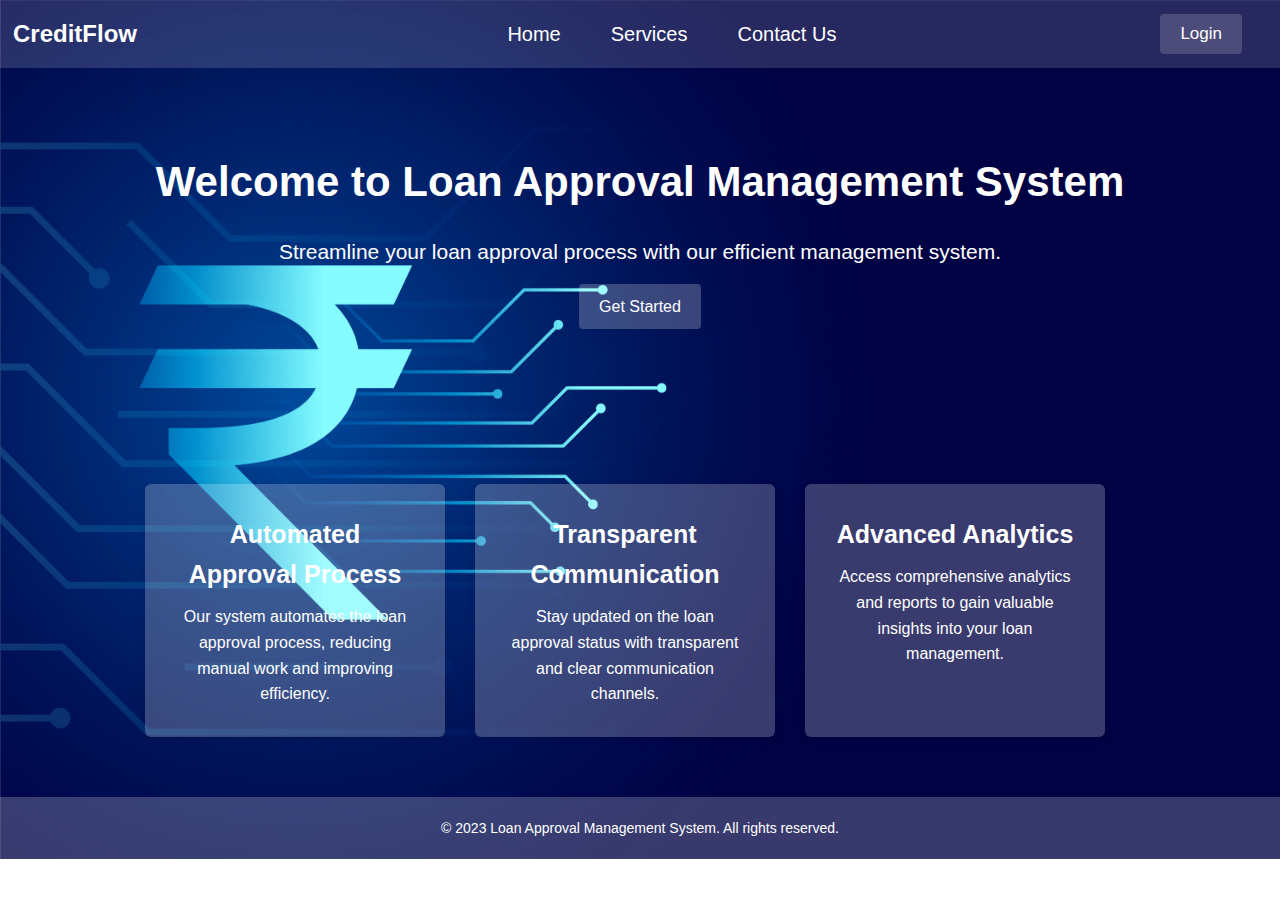
<file: index.html>
<!DOCTYPE html>
<html lang="en">

<head>
  <meta charset="UTF-8">
  <meta name="viewport" content="width=device-width, initial-scale=1.0">
  <title>Loan Approval Management System</title>
  <link rel="stylesheet" href="styles.css">
  <!-- <link rel="stylesheet" href="https://cdnjs.cloudflare.com/ajax/libs/font-awesome/5.15.4/css/all.min.css" integrity="sha512-WOEz9/lj4xHr8kY/O6UC5b9vV4tbq72eHXNBNxnF7v2z8vlrG//sBKFUa+jALbtGOrOu/CCjXud5GcCSsFwZKw==" crossorigin="anonymous" referrerpolicy="no-referrer" /> -->
</head>

<body>
  <header>
    <div class="title">
        <h2>CreditFlow</h2>
    </div>
    <nav>
        <div class="navbar"><ul>
            <li><a href="index.html">Home</a></li>
            <!-- <li><a href="#">About</a></li> -->
            <li><a href="loan_form.html">Services</a></li>
            <li><a href="contact.html">Contact Us</a></li>
          </ul>
        </div>
        
      </nav>
      <button class="loginbtn"><a href="login.html">Login</a></button> 
  </header>

  <section id="Introduction">
    <div class="intro-content">
      <h1>Welcome to Loan Approval Management System</h1>
      <p>Streamline your loan approval process with our efficient management system.</p>
      <a href="loan_form.html" class="btn">Get Started</a>
    </div>
  </section>
  

  <section id="features">
    <div class="feature">

      <h3>Automated Approval Process</h3>
      <p>Our system automates the loan approval process, reducing manual work and improving efficiency.</p>
    </div>
    <div class="feature">
      
      <h3>Transparent Communication</h3>
      <p>Stay updated on the loan approval status with transparent and clear communication channels.</p>
    </div>
    <div class="feature">
      
      <h3>Advanced Analytics</h3>
      <p>Access comprehensive analytics and reports to gain valuable insights into your loan management.</p>
    </div>
  </section>

  <footer>
    <p>&copy; 2023 Loan Approval Management System. All rights reserved.</p>
  </footer>
</body>

</html>
</file>
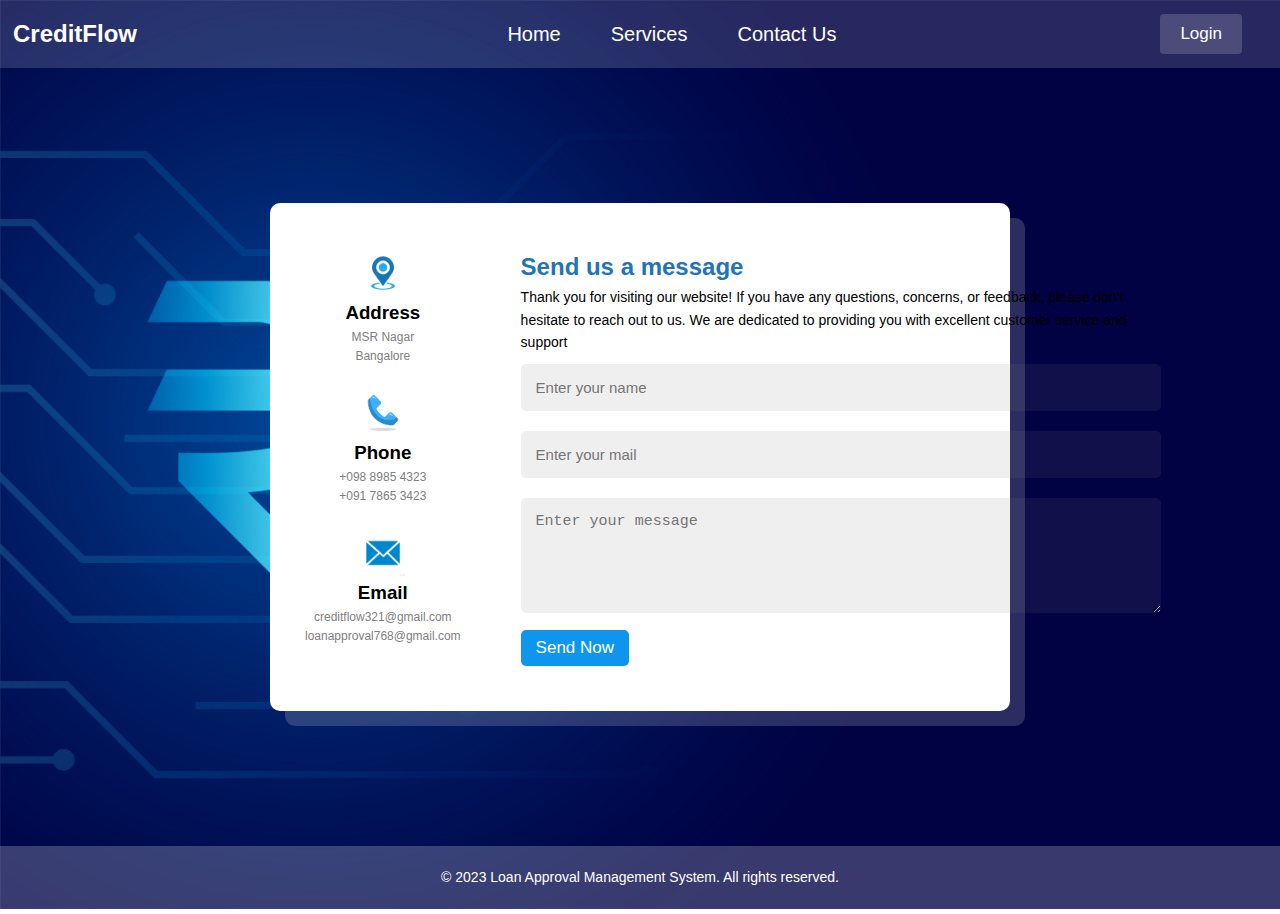
<file: contact.html>
<!DOCTYPE html>
<html lang="en">
<head>
    <meta charset="UTF-8">
    <meta name="viewport" content="width=device-width, initial-scale=1.0">
    <title>contact</title>
    <link rel="stylesheet" href="contact.css">
</head>
<body>
    <header>
        <div class="title">
            <h2>CreditFlow</h2>
        </div>
        <nav>
            <div class="navbar"><ul>
                <li><a href="index.html">Home</a></li>
                <!-- <li><a href="#">About</a></li> -->
                <li><a href="loan_form.html">Services</a></li>
                <li><a href="contact.html">Contact Us</a></li>
              </ul>
            </div>
          
        </nav>
        <button class="loginbtn"><a href="login.html">Login</a></button> 
      </header>
    

      <div class="contact">
        <div class="left">
            <div class="details">
                <img src="location.jpg" alt="address" width="50px">
                <h3 class="address">Address</h3>
                <p>MSR Nagar</p>
                <p>Bangalore</p>
                
            </div>
            <div class="details">
                <img src="phone.webp" alt="phone"width="50px">
                <h3 class="phone">Phone</h3>
                <p>+098 8985 4323</p>
                <p>+091 7865 3423</p>
            </div>
            <div class="details">
                <img src="email.png" alt="email"width="50px">
                <h3 class="email">Email</h3>
                <p>creditflow321@gmail.com</p>
                <p>loanapproval768@gmail.com</p>
            </div>
        </div>
        <div class="mid">
        </div>

        <div class="right">
            <h2>Send us a message</h2>
            <p>Thank you for visiting our website! If you have any questions, concerns, or feedback, please don't hesitate to reach out to us. We are dedicated to providing you with excellent customer service and support</p>

            <form action="submit.php" method="POST">

                <input type="text" id="name" name="name" placeholder="Enter your name">
                <br>
        
                
                <input type="email" id="email" name="email" placeholder="Enter your mail">
                <br>
        
            
                <textarea id="message" name="message" placeholder="Enter your message" rows="5"></textarea>
                <br>
        
                <button class="btn" type="submit">Send Now</button>
        
        </div>
      </div>




      <footer>
        <p>&copy; 2023 Loan Approval Management System. All rights reserved.</p>
      </footer>
</body>
</html>
</file>
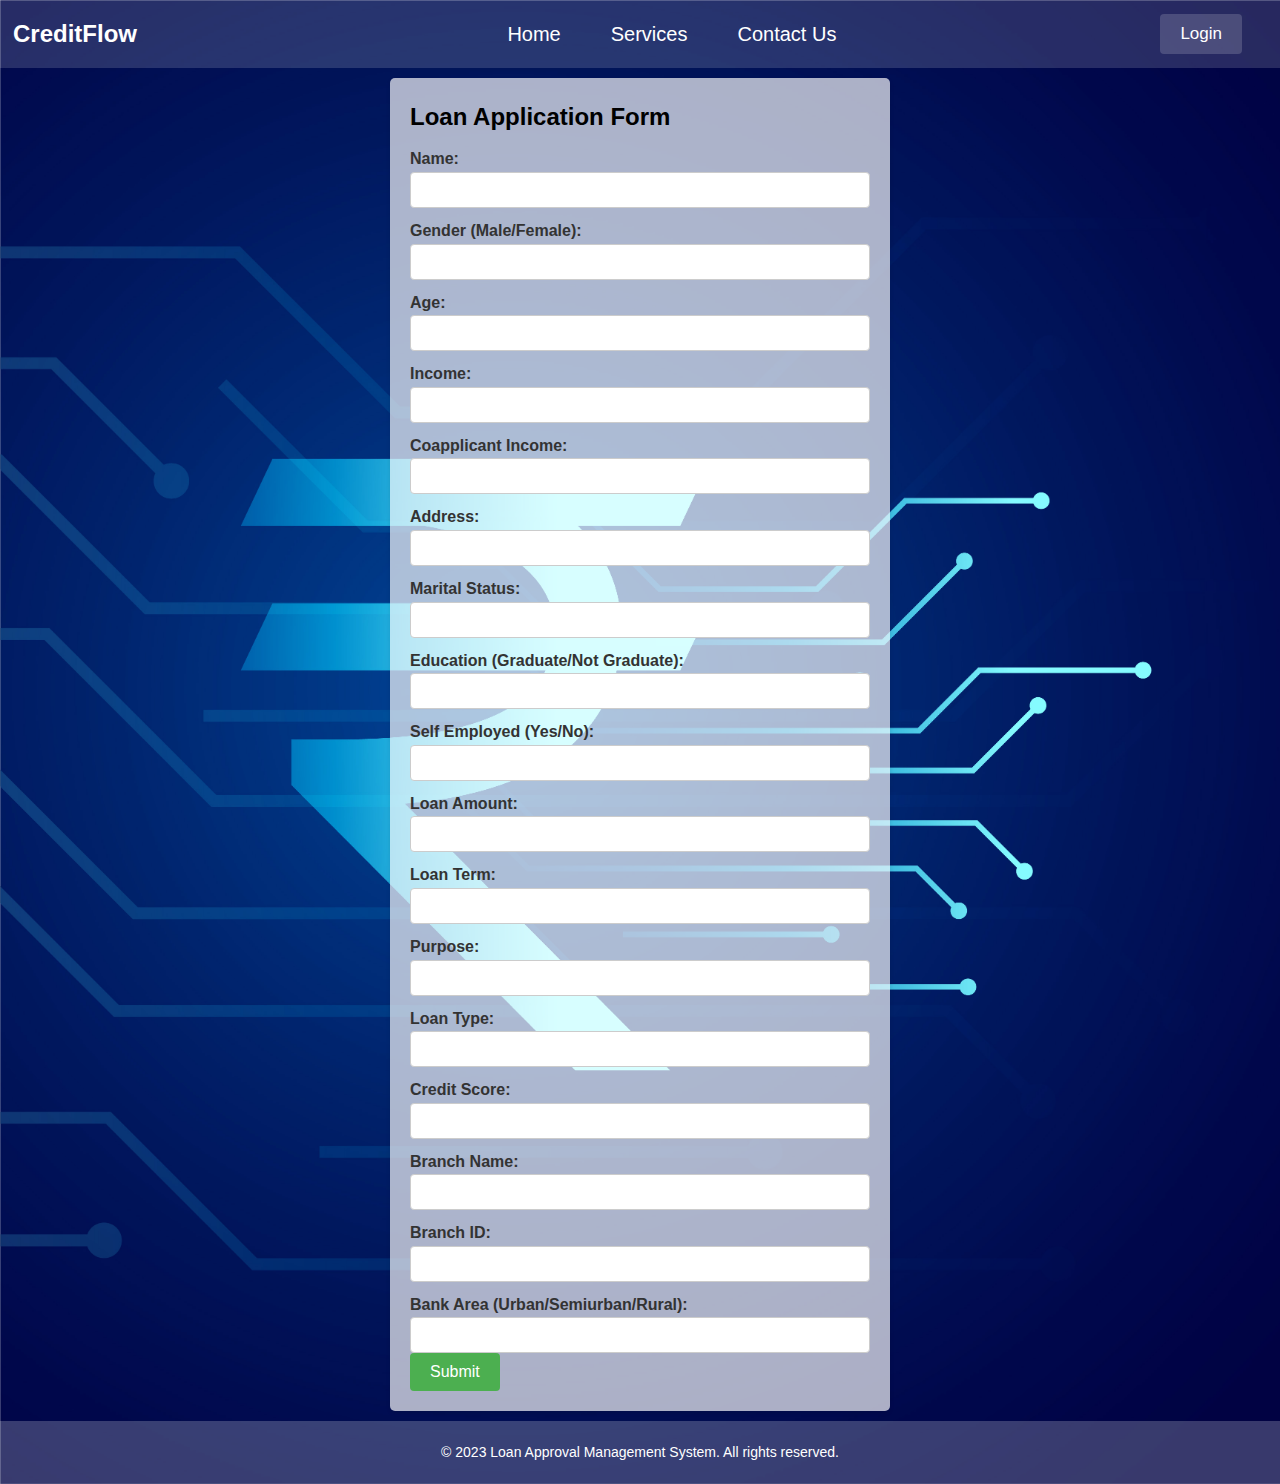
<file: loan_form.html>
<!DOCTYPE html>
<html lang="en">
<head>
  <meta charset="UTF-8">
  <meta name="viewport" content="width=device-width, initial-scale=1.0">
  <title>Loan Application Form</title>
  <link rel="stylesheet" href="loan_form.css">
  <style>
    /* body {
        font-family: Arial, sans-serif;
        background-color: #f2f2f2;
        margin: 0;
        padding: 20px;
    } */

    h1 {
        text-align: center;
        margin-bottom: 20px;
        color: #333;
    }

    form {
        /* margin-top: 20px; */
        width: 500px;
        margin: 0 auto;
        background-color: #ffffffac;
        padding: 20px;
        border-radius: 5px;
        box-shadow: 0 2px 4px rgba(0, 0, 0, 0.1);
    }

    label {
        display: block;
        margin-top: 10px;
        color: #333;
        font-weight: bold;
    }

    input[type="text"] {
        width: 100%;
        padding: 8px;
        font-size: 16px;
        border: 1px solid #ccc;
        border-radius: 4px;
    }

    input[type="submit"] {
        background-color: #4CAF50;
        color: #fff;
        border: none;
        padding: 10px 20px;
        font-size: 16px;
        border-radius: 4px;
        cursor: pointer;
    }

    .messages {
        list-style-type: none;
        padding: 0;
        margin-top: 20px;
    }

    .messages li {
        margin-bottom: 10px;
        padding: 10px;
        font-weight: bold;
        border-radius: 4px;
    }

    .success {
        background-color: #d4edda;
        color: #155724;
    }

    .error {
        background-color: #f8d7da;
        color: #721c24;
    }

    .result {
        background-color: #cce5ff;
        color: #004085;
    }
</style>
</head>
<body>
    <header>
        <div class="title">
            <h2>CreditFlow</h2>
        </div>
        <nav>
            <div class="navbar"><ul>
                <li><a href="index.html">Home</a></li>
                <!-- <li><a href="#">About</a></li> -->
                <li><a href="loan_form.html">Services</a></li>
                <li><a href="contact.html">Contact Us</a></li>
              </ul>
            </div>
            
          </nav>
          <button class="loginbtn"><a href="login.html">Login</a></button> 
      </header>

      <form method="POST" action="/">
        <h2>Loan Application Form</h2>
        <label for="name">Name:</label>
        <input type="text" id="name" name="name" required>

        <label for="gender">Gender (Male/Female):</label>
        <input type="text" id="gender" name="gender" required>

        <label for="age">Age:</label>
        <input type="text" id="age" name="age" required>

        <label for="income">Income:</label>
        <input type="text" id="income" name="income" required>

        <label for="coapplicant_income">Coapplicant Income:</label>
        <input type="text" id="coapplicant_income" name="coapplicant_income" required>

        <label for="address">Address:</label>
        <input type="text" id="address" name="address" required>

        <label for="marital_status">Marital Status:</label>
        <input type="text" id="marital_status" name="marital_status" required>

        <label for="education">Education (Graduate/Not Graduate):</label>
        <input type="text" id="education" name="education" required>

        <label for="self_employed">Self Employed (Yes/No):</label>
        <input type="text" id="self_employed" name="self_employed" required>

        <label for="loan_amount">Loan Amount:</label>
        <input type="text" id="loan_amount" name="loan_amount" required>

        <label for="loan_term">Loan Term:</label>
        <input type="text" id="loan_term" name="loan_term" required>

        <label for="purpose">Purpose:</label>
        <input type="text" id="purpose" name="purpose" required>

        <label for="loan_type">Loan Type:</label>
        <input type="text" id="loan_type" name="loan_type" required>

        <label for="credit_score">Credit Score:</label>
        <input type="text" id="credit_score" name="credit_score" required>

        <label for="branch_name">Branch Name:</label>
        <input type="text" id="branch_name" name="branch_name" required>

        <label for="branch_id">Branch ID:</label>
        <input type="text" id="branch_id" name="branch_id" required>

        <label for="bank_area">Bank Area (Urban/Semiurban/Rural):</label>
        <input type="text" id="bank_area" name="bank_area" required>

        <input type="submit" value="Submit">
    </form>

  <!-- <div class="container">
    <h2>Loan Application Form</h2>
    <form id="loanForm">
      <label for="name">Name:</label>
      <input type="text" id="name" name="name" required>

      <label for="gender">Gender:</label>
      <select id="gender" name="gender">
        <option value="male">Male</option>
        <option value="female">Female</option>
        <option value="other">Other</option>
      </select>

      <label for="age">Age:</label>
      <input type="number" id="age" name="age" required>

      <label for="income">Income:</label>
      <input type="number" id="income" name="income" required>

      <label for="coapplicantIncome">Coapplicant Income:</label>
      <input type="number" id="coapplicantIncome" name="coapplicantIncome" required>

      <label for="address">Address:</label>
      <textarea id="address" name="address" required></textarea>

      <label for="maritalStatus">Marital Status:</label>
      <select id="maritalStatus" name="maritalStatus">
        <option value="single">Single</option>
        <option value="married">Married</option>
        <option value="divorced">Divorced</option>
      </select>

      <label for="education">Education(Graduate/Not Graduate):</label>
      <input type="text" id="education" name="education" required>

      <label for="selfEmployed">Self Employed(Yes/No):</label>
      <input type="text" id="selfEmployed" name="selfEmployed">

      <label for="loanAmount">Loan Amount:</label>
      <input type="number" id="loanAmount" name="loanAmount" required>

      <label for="loanTerm">Loan Term:</label>
      <input type="number" id="loanTerm" name="loanTerm" required>

      <label for="purpose">Purpose:</label>
      <input type="text" id="purpose" name="purpose" required>

      <label for="loanType">Loan Type:</label>
      <select id="loanType" name="loanType">
        <option value="personal">Personal Loan</option>
        <option value="home">Home Loan</option>
        <option value="business">Business Loan</option>
      </select>

      <label for="creditScore">Credit Score:</label>
      <input type="number" id="creditScore" name="creditScore" required>

      <label for="branchName">Branch Name:</label>
      <input type="text" id="branchName" name="branchName" required>

      <label for="branchId">Branch ID:</label>
      <input type="text" id="branchId" name="branchId" required>

      <label for="bankArea">Bank Area:</label>
      <input type="text" id="bankArea" name="bankArea" required>

      <button class="submitbutton" type="submit">Submit</button>
    </form>
  </div> -->

  <footer>
    <p>&copy; 2023 Loan Approval Management System. All rights reserved.</p>
  </footer>
</body>
</html>
</file>
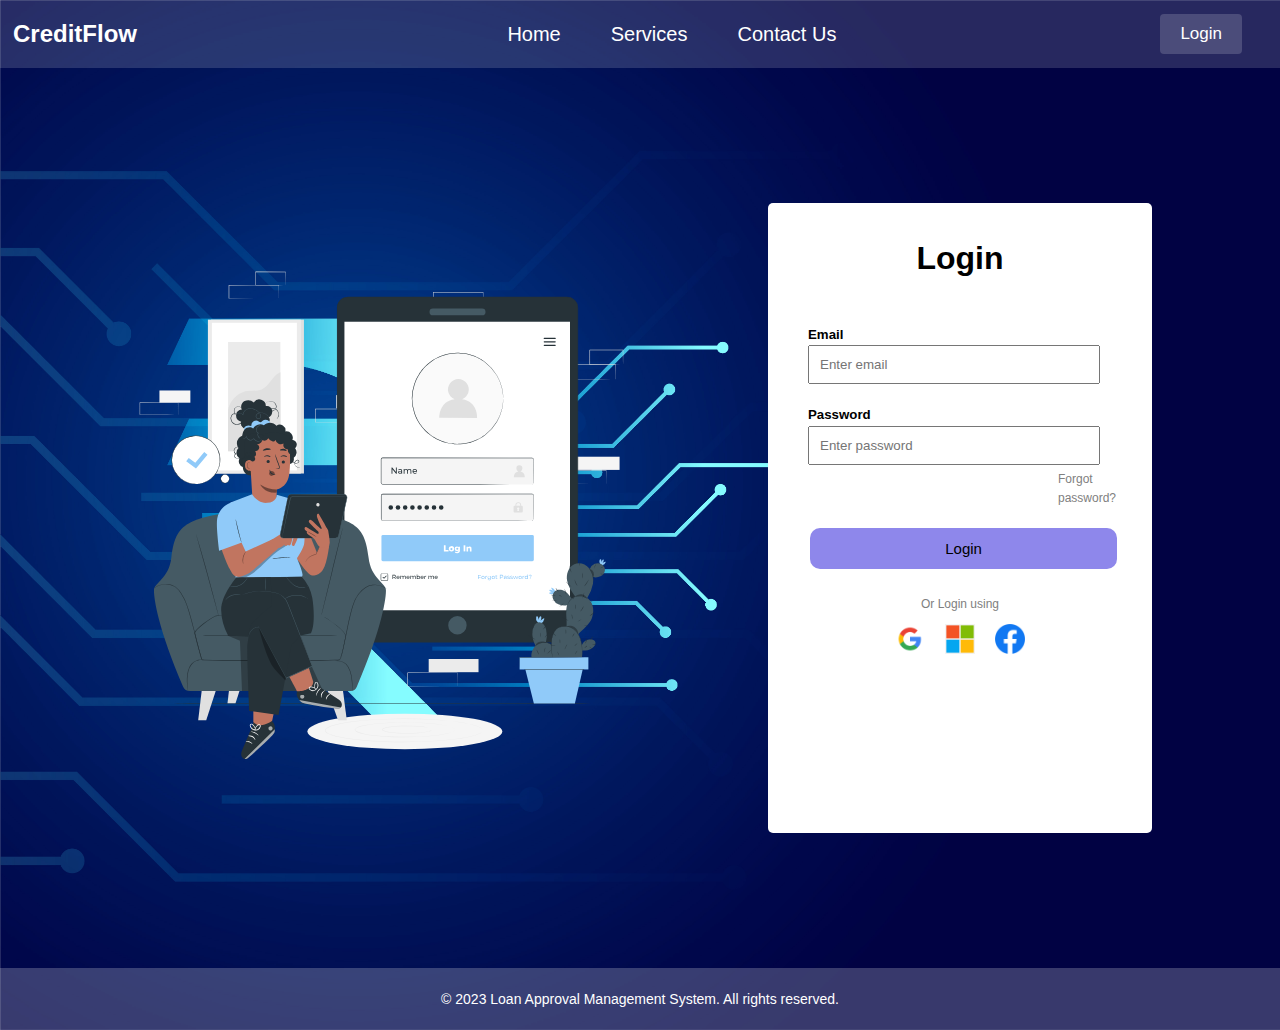
<file: login.html>
<!DOCTYPE html>
<html lang="en">
<head>
  <meta charset="UTF-8">
  <meta name="viewport" content="width=device-width, initial-scale=1.0">
  <title>login</title>
  <link rel="stylesheet" href="login.css">
</head>
<body>
  <header>
    <div class="title">
        <h2>CreditFlow</h2>
    </div>
    <nav>
        <div class="navbar"><ul>
            <li><a href="index.html">Home</a></li>
            <!-- <li><a href="#">About</a></li> -->
            <li><a href="loan_form.html">Services</a></li>
            <li><a href="contact.html">Contact Us</a></li>
          </ul>
        </div>
        
      </nav>
      <button class="loginbtn"><a href="login.html">Login</a></button> 
  </header>

  <div class="content">
    <div class="img"><img src="Tablet login-pana.svg" alt="login_image"></div>

    <div class="loginform" >
      <h1 class="loginheading">Login</h1>

      <div class="details">
        <form action="login">

          <h5>Email</h5>
          <input type="text" name="email" placeholder="Enter email">
          <br>
          <h5>Password</h5>
          <input type="password" name="password"placeholder="Enter password">
          <br>
        </form>
        <p>Forgot password?</p>
      </div>

      <button class="logbtn">Login</button>
      <br>
      <br>
      <p class="bottom">Or Login using</p>
      
      <div class="icons">
        <img src="googlelogo.png" alt="google">
        <img src="Microsoft_logo.svg.webp" alt="ms">
        <img src="fb.png" alt="facebook">
      </div>
      
    </div>
   
  </div>




  <footer>
    <p>&copy; 2023 Loan Approval Management System. All rights reserved.</p>
  </footer>
</body>
</html>
</file>
<file: styles.css>
* {
    margin: 0;
    padding: 0;
    box-sizing: border-box;
  }
  
  body {
    font-family: Arial, sans-serif;
    line-height: 1.6;
    background-image: url('background.jpg');
    background-repeat: no-repeat;
    background-size: cover;

  }
  
  header {
    background-color: rgba(255, 255, 255, 0.151);
    
    color: white;
    display: flex;
    padding: 13px;
    justify-content: center;
    align-items: center;

  }
  
  .title{

      width: 45%;
  }
  
  nav{
    width: 65%;
  }
  nav ul {
    
    list-style: none;
    display: flex;
    font-size: 20px;
  }
  
  nav ul li {
    padding:0px 15px;
  }
  
  nav ul li a {
    display: block;
    text-decoration: none;
    color: white;
    padding: 5px 10px;
    
    
  }
  nav ul li a:hover{
    
        display: block;
        /* transform:scale(1.1); */
        color: white;
        background-color: rgba(255, 255, 255, 0.153);
        border-radius: 5px;
        
    
  }

    .loginbtn{
      padding: 10px 20px;
      margin-right: 25px;
      font-size: 17px;
      border-radius: 4px;
      border: none;
      background-color: rgba(255, 255, 255, 0.17);
      color: white;
    }
    .loginbtn a{
      text-decoration: none;
      color: white;
    }
    
    .loginbtn:hover{
      background-color: rgba(255, 255, 255, 0.247);

    }
  section#Introduction{
    /* background-color: #f4f4f4; */
    padding: 80px 20px;
    text-align: center;

  }
  
  .intro-content h1 {
    font-size: 42px;
    margin-bottom: 20px;
    color: white;
  }
 .intro-content p{
    color: white;
    font-size: 21px;
 }
  
  .btn {
    margin:15px;
    display: inline-block;
    background-color: rgba(255, 255, 255, 0.225);
    color: #fff;
    padding: 10px 20px;
    text-decoration: none;
    border-radius: 4px;
    /* transition: background-color 2.3s ease; */
  }
  
  .btn:hover {
    background-color:rgba(255, 255, 255, 0.24);
    transform: scale(1.05);
    
  }
  

  section#features {
    padding: 60px 20px;
    display: flex;
    justify-content: center;
    
  }
  
  .feature {
    text-align: center;
    margin-right: 30px;
    max-width: 300px;
    background-color: rgba(255, 255, 255, 0.222);
    padding: 30px;
    border-radius: 6px;
    box-shadow: 0 2px 6px rgba(0, 0, 0, 0.1);
    transition: transform 0.3s ease;
    color: white;
  }
  

  
  .feature h3 {
    font-size: 25px;
    margin-bottom: 10px;
    color: white;
  }
  
  .feature p {
    color: white;
    /* font-size: 16px; */
  }
  
  .feature:hover {
    transform: translateY(-15px);
  }
  
  footer {
    background-color: rgba(255, 255, 255, 0.218);
    color: #fff;
    text-align: center;
    padding: 20px;
  }
  
  footer p {
    font-size: 14px;
  }
</file>
<file: contact.css>
* {
    margin: 0;
    padding: 0;
    box-sizing: border-box;
  }
  
  body {
    font-family: Arial, sans-serif;
    line-height: 1.6;
    background-image: url('background.jpg');
    background-repeat: no-repeat;
    background-size: cover;

  }
  
  header {
    background-color: rgba(255, 255, 255, 0.151);
    
    color: white;
    display: flex;
    padding: 13px;
    justify-content: center;
    align-items: center;

  }
  
  .title{

      width: 45%;
  }
  
  nav{
    width: 65%;
  }
  nav ul {
    
    list-style: none;
    display: flex;
    font-size: 20px;
  }
  
  nav ul li {
    padding:0px 15px;
  }
  
  nav ul li a {
    display: block;
    text-decoration: none;
    color: white;
    padding: 5px 10px;
    
    
  }
  nav ul li a:hover{
    
        display: block;
        /* transform:scale(1.1); */
        color: white;
        background-color: rgba(255, 255, 255, 0.153);
        border-radius: 5px;
        
    
  }
  .loginbtn{
    padding: 10px 20px;
    margin-right: 25px;
    font-size: 17px;
    border-radius: 4px;
    border: none;
    background-color: rgba(255, 255, 255, 0.17);
    color: white;
  }
  .loginbtn a{
    text-decoration: none;
    color: white;
  }
  .loginbtn:hover{
    background-color: rgba(255, 255, 255, 0.247);

  }

  .contact{
   
    background-color: rgb(255, 255, 255);
    display: flex;
    margin: 15vh 30vh;
    padding: 45px 35px;
    border-radius: 10px;
    box-shadow: 15px 15px rgba(255, 255, 255, 0.168);
    /* box-shadow: 10px 10px rgba(0, 0, 0, 0.047); */
    
  }

  .left{
    display: flex;
    justify-content: space-between;
    align-items: center;
    flex-direction: column;


  }

  .details{
    display: flex;
    justify-content: center;
    align-items: center;
    flex-direction: column;
    margin-bottom: 20px;
  }

  .details p{
    font-size: 12px;
    color: gray;
  }

  .mid{
    width: 3px;
    height: 38vh;
    background-color: rgba(177, 171, 171, 0.586);
    margin-left: 30px;
    margin-top: 60px;
  }
  
  .right{
    margin-left: 30px;
  }

  .right h2{
    color: #2473b7;
    
  }
  .right p{
    font-size: 14px;
  }

  input{
    padding: 15px;
    font-size: 15px;
    background-color: rgba(128, 128, 128, 0.125);
    margin: 10px 0px;
    width: 50vw;
    border: none;
    border-radius: 5px;
  }

  textarea{
    padding: 15px;
    font-size: 15px;
    margin: 10px 0px;
    border: none;
    background-color: rgba(128, 128, 128, 0.125);
    border-radius: 5px;
    width: 50vw;
    

  }
  /* textarea::placeholder{
    
  } */

  
  
  .btn{
    padding: 8px 15px;
    border: none;
    border-radius: 5px;
    background-color: #0e96ec;
    color: white;
    font-size: 17px;
    /* width: 50vw; */

  }
  .btn:hover {
    background-color:#0e96eccc;
    
    
  }

  footer {
    background-color: rgba(255, 255, 255, 0.218);
    color: #fff;
    text-align: center;
    padding: 20px;
  }
  
  footer p {
    font-size: 14px;
  }
</file>
<file: loan_form.css>
* {
    margin: 0;
    padding: 0;
    box-sizing: border-box;
  }
  
  body {
    font-family: Arial, sans-serif;
    line-height: 1.6;
    background-image: url('background.jpg');
    background-repeat: no-repeat;
    background-size: cover;

  }
  
  header {
    background-color: rgba(255, 255, 255, 0.151);
    margin-bottom: 10px;
    color: white;
    display: flex;
    padding: 13px;
    justify-content: center;
    align-items: center;

  }
  
  .title{

      width: 45%;
  }
  
  nav{
    width: 65%;
  }
  nav ul {
    
    list-style: none;
    display: flex;
    font-size: 20px;
  }
  
  nav ul li {
    padding:0px 15px;
  }
  
  nav ul li a {
    display: block;
    text-decoration: none;
    color: white;
    padding: 5px 10px;
    
    
  }
  nav ul li a:hover{
    
        display: block;
        /* transform:scale(1.1); */
        color: white;
        background-color: rgba(255, 255, 255, 0.153);
        border-radius: 5px;
        
    
  }

    .loginbtn{
      padding: 10px 20px;
      margin-right: 25px;
      font-size: 17px;
      border-radius: 4px;
      border: none;
      background-color: rgba(255, 255, 255, 0.17);
      color: white;
    }
    .loginbtn a{
      text-decoration: none;
      color: white;
    }
    
    .loginbtn:hover{
      background-color: rgba(255, 255, 255, 0.247);

    }
      
        /* .container {
        max-width: 600px;
        margin: 20px auto;
        padding: 20px;
        border: 1px solid white;
        border-radius: 5px;
        background-color: rgba(255, 255, 255, 0.8);
      }
      
    
      
      form {
        display: grid;
        grid-gap: 10px;
      }

      label {
          font-weight: bold;
        }
        
        input[type="text"],
        input[type="number"],
        textarea,
        select {
            width: 100%;
            padding: 8px;
            border: 1px solid #ccc;
            border-radius: 4px;
        }
        
        input[type="checkbox"] {
            margin-right: 5px;
        }
        
        .submitbutton {
            width: 100%;
            padding: 10px;
            background-color: #0e96ec;
            color: white;
            border: none;
            border-radius: 4px;
            cursor: pointer;
            font-size: 17px;
        }
        
      .submitbutton:hover {
        background-color:#0e96eccc;
      }  */

      footer {
        margin-top: 10px;
        background-color: rgba(255, 255, 255, 0.218);
        color: #fff;
        text-align: center;
        padding: 20px;
      }
      
      footer p {
        font-size: 14px;
      }
</file>
<file: login.css>
* {
  margin: 0;
  padding: 0;
  box-sizing: border-box;
}

body {
  font-family: Arial, sans-serif;
  line-height: 1.6;
  background-image: url('background.jpg');
  background-repeat: no-repeat;
  background-size: cover;

}

header {
  background-color: rgba(255, 255, 255, 0.151);
  
  color: white;
  display: flex;
  padding: 13px;
  justify-content: center;
  align-items: center;

}

.title{

    width: 45%;
}

nav{
  width: 65%;
}
nav ul {
  
  list-style: none;
  display: flex;
  font-size: 20px;
}

nav ul li {
  padding:0px 15px;
}

nav ul li a {
  display: block;
  text-decoration: none;
  color: white;
  padding: 5px 10px;
  
  
}
nav ul li a:hover{
  
      display: block;
      /* transform:scale(1.1); */
      color: white;
      background-color: rgba(255, 255, 255, 0.153);
      border-radius: 5px;
      
  
}
.loginbtn{
  padding: 10px 20px;
  margin-right: 25px;
  font-size: 17px;
  border-radius: 4px;
  border: none;
  background-color: rgba(255, 255, 255, 0.17);
  color: white;
}
.loginbtn a{
  text-decoration: none;
  color: white;
}
.loginbtn:hover{
  background-color: rgba(255, 255, 255, 0.247);

}

.content{
  width: 90vw;
  height: 100vh;
  display: flex;
  justify-content:space-around;
  align-items: center;
  margin: auto;
}

.content img{
  width: 40vw;
  height: 80vh;
  
}

.loginform{
  width: 30vw;
  height: 70vh;
  background: white;
  border-radius: 5px;
}

.loginheading{
  text-align: center;
  margin-top: 30px;
}

.details
{
  padding: 20px;
  margin-left: 20px;


}

input{
  width: 90%;
  padding: 10px;
  /* border-radius: 5px; */


}
h5{
  margin-top: 20px;
}

.details p{
  font-size: 12px;
  color: gray;
  margin-top: 5px;
  margin-left: 250px;
}

.logbtn{
width: 80%;
margin-left: 42px;
padding: 12px;
border-radius: 10px;
border: none;
background-color: rgb(142, 135, 235);
font-size: 15px;
}

.logbtn:hover{
    background-color: rgba(135, 148, 235, 0.875);;
}
 .bottom{
  font-size: 12px;
  color: gray;
  text-align: center;
  
}

.icons{
  display:flex;
  justify-content: center;
}
.icons img{
    width: 30px;
    height: 30px;
    margin: 10px;
}



footer {
  background-color: rgba(255, 255, 255, 0.218);
  color: #fff;
  text-align: center;
  padding: 20px;
}

footer p {
  font-size: 14px;
}
</file>
